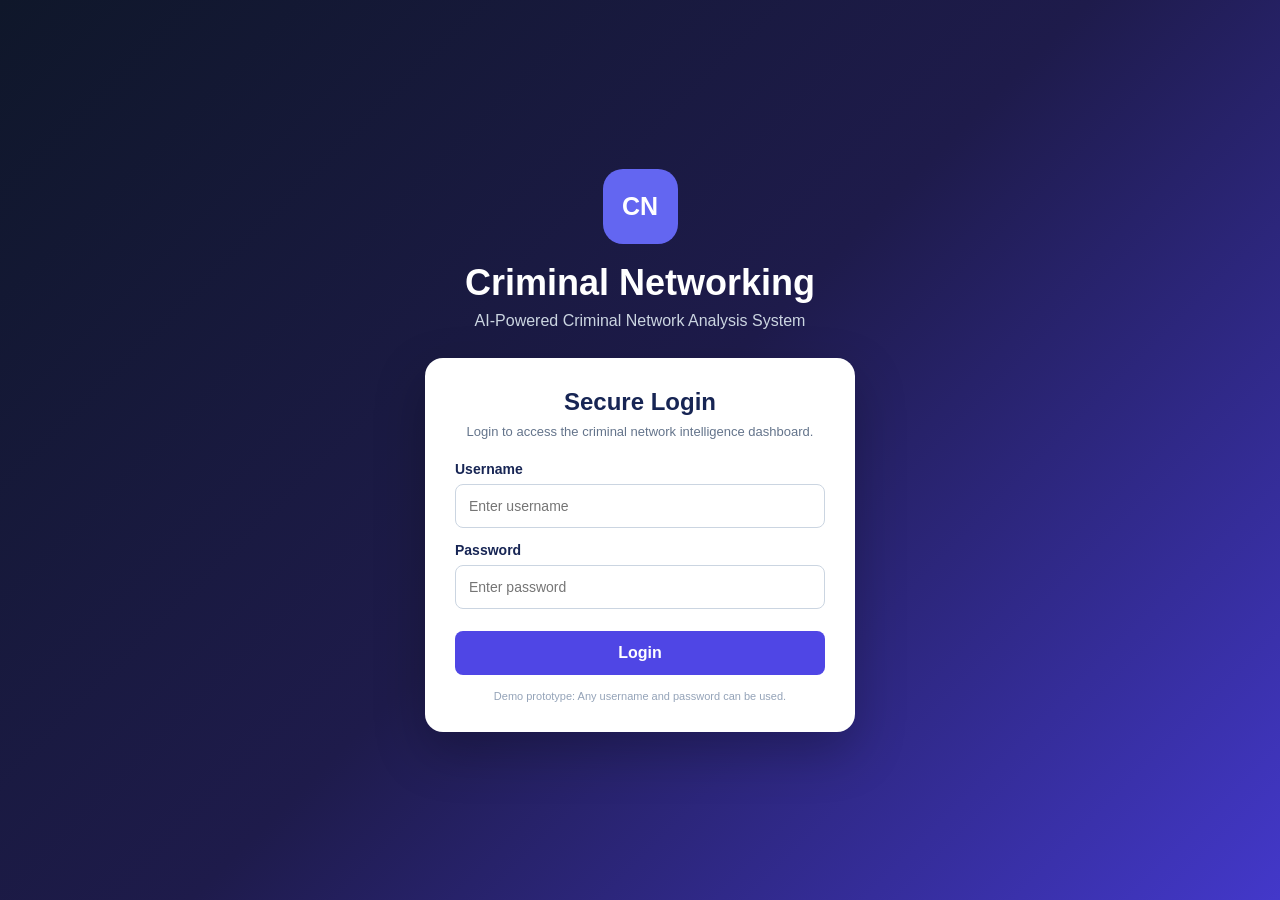
<file: App2/index.html>
<!DOCTYPE html>
<html lang="en">
<head>
    <meta charset="UTF-8">
    <meta name="viewport" content="width=device-width, initial-scale=1.0">
    <title>Criminal Networking - Login</title>

    <link rel="stylesheet" href="style.css">
</head>

<body class="login-page">

    <div class="login-wrapper">

        <div class="login-logo">
            CN
        </div>

        <h1>Criminal Networking</h1>

        <p class="login-subtitle">
            AI-Powered Criminal Network Analysis System
        </p>

        <div class="login-card">

            <h2>Secure Login</h2>

            <p class="login-description">
                Login to access the criminal network intelligence dashboard.
            </p>

            <label for="username">Username</label>

            <input
                type="text"
                id="username"
                placeholder="Enter username"
            >

            <label for="password">Password</label>

            <input
                type="password"
                id="password"
                placeholder="Enter password"
            >

            <button class="login-button" onclick="login()">
                Login
            </button>

            <p id="login-error"></p>

            <div class="demo-text">
                Demo prototype: Any username and password can be used.
            </div>

        </div>

    </div>

    <script src="script.js"></script>

</body>
</html>
</file>
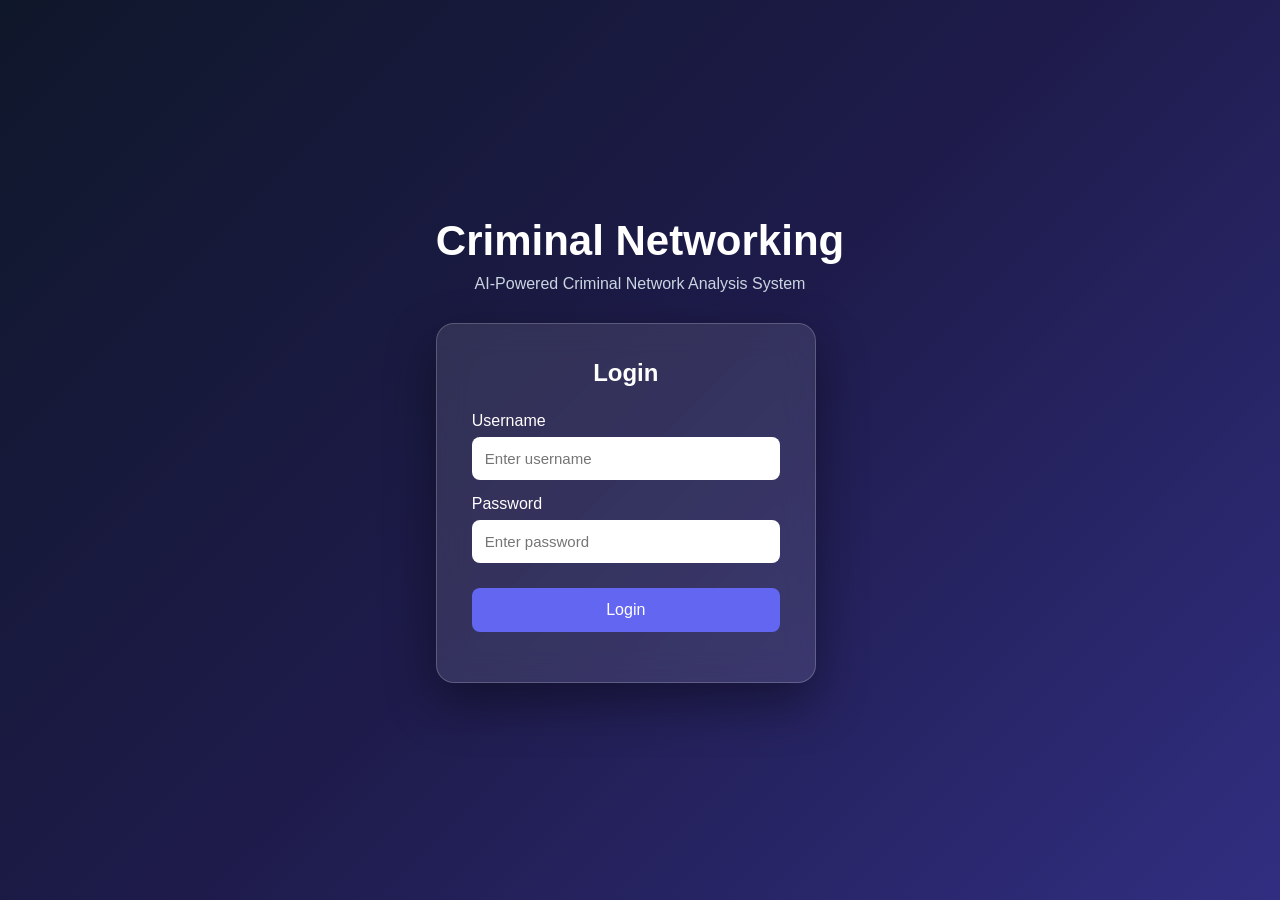
<file: App1/login.html>
<!DOCTYPE html>
<html lang="en">
<head>
    <meta charset="UTF-8">
    <meta name="viewport" content="width=device-width, initial-scale=1.0">
    <title>Criminal Networking - Login</title>
    <link rel="stylesheet" href="login.css">
</head>

<body class="login-body">

    <div class="login-container">

        <h1>Criminal Networking</h1>
        <p class="subtitle">AI-Powered Criminal Network Analysis System</p>

        <div class="login-box">

            <h2>Login</h2>

            <label>Username</label>
            <input type="text" id="username" placeholder="Enter username">

            <label>Password</label>
            <input type="password" id="password" placeholder="Enter password">

            <button onclick="login()">Login</button>

            <p id="error"></p>

        </div>

    </div>

    <script>
        function login() {

            let username = document.getElementById("username").value;
            let password = document.getElementById("password").value;

            if (username !== "" && password !== "") {

                // Open dashboard
                window.location.href = "dashboard.html";

            } else {

                document.getElementById("error").innerText =
                    "Please enter username and password";

            }
        }
    </script>

</body>
</html>
</file>
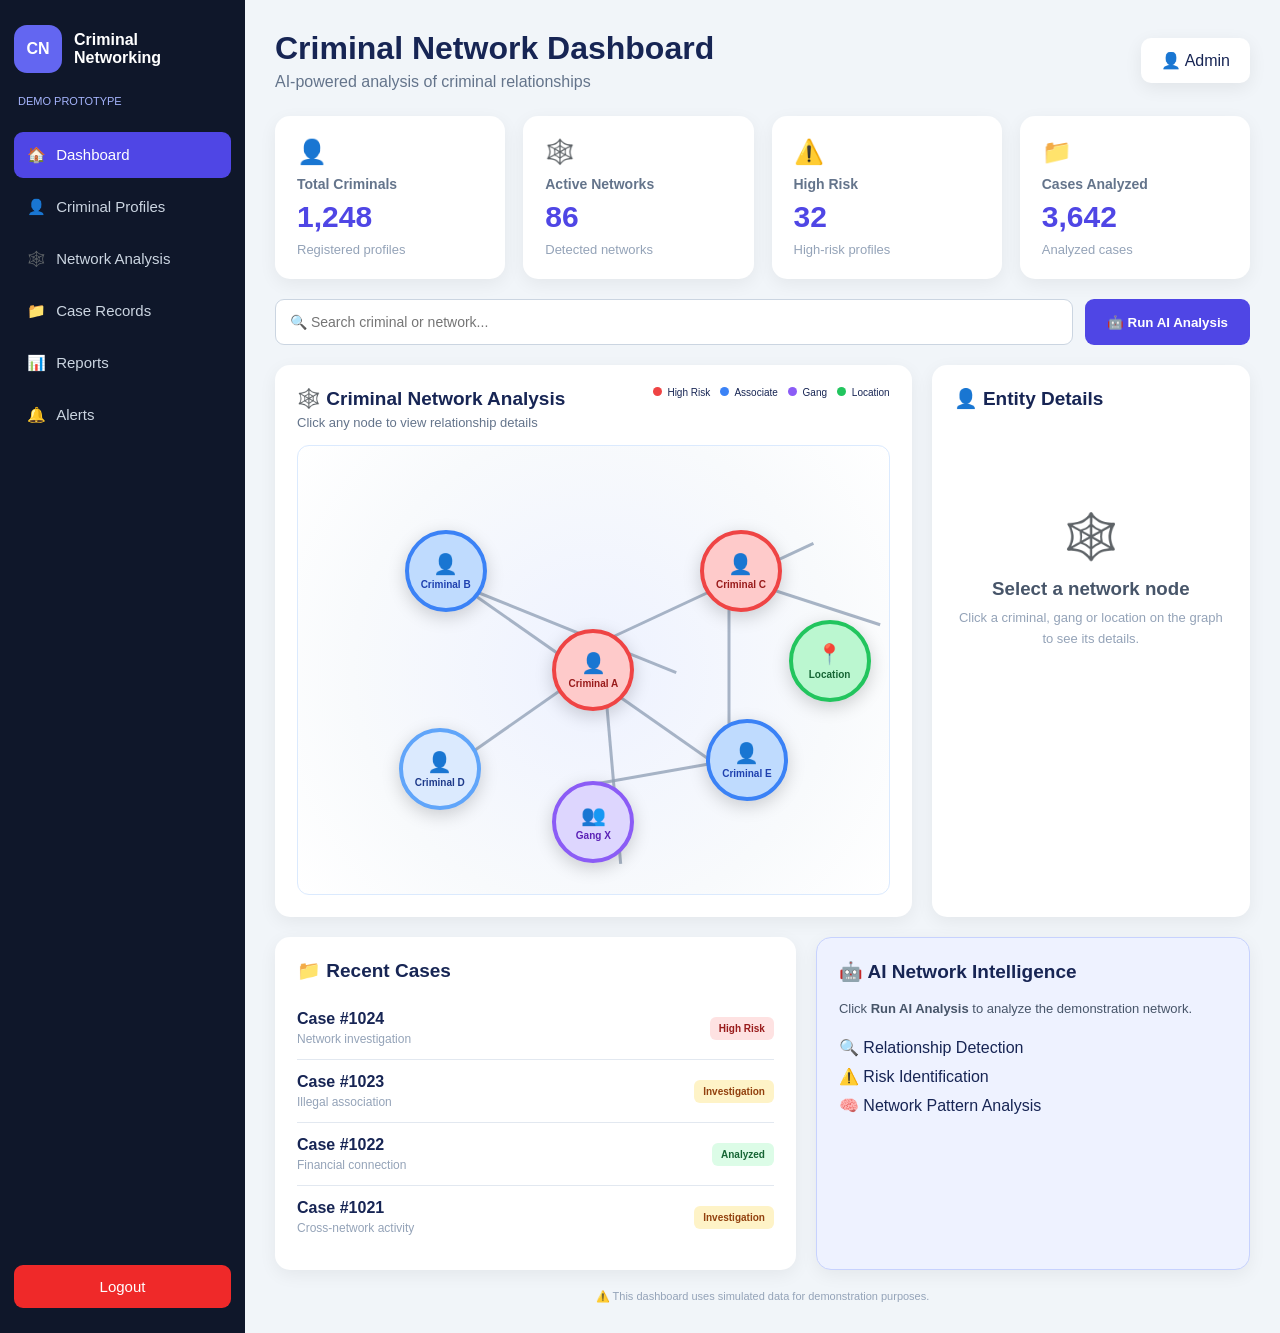
<file: App2/dashboard.html>
<!DOCTYPE html>
<html lang="en">

<head>

    <meta charset="UTF-8">

    <meta name="viewport" content="width=device-width, initial-scale=1.0">

    <title>Criminal Network Dashboard</title>

    <link rel="stylesheet" href="style.css">

</head>

<body>

<div class="dashboard-container">

    <!-- ================= SIDEBAR ================= -->

    <aside class="sidebar">

        <div class="brand">

            <div class="brand-logo">
                CN
            </div>

            <div class="brand-name">
                <strong>Criminal</strong>
                <strong>Networking</strong>
            </div>

        </div>

        <div class="prototype-label">
            DEMO PROTOTYPE
        </div>

        <div class="sidebar-menu active">
            🏠 <span>Dashboard</span>
        </div>

        <div class="sidebar-menu">
            👤 <span>Criminal Profiles</span>
        </div>

        <div class="sidebar-menu">
            🕸️ <span>Network Analysis</span>
        </div>

        <div class="sidebar-menu">
            📁 <span>Case Records</span>
        </div>

        <div class="sidebar-menu">
            📊 <span>Reports</span>
        </div>

        <div class="sidebar-menu">
            🔔 <span>Alerts</span>
        </div>

        <button class="logout-button" onclick="logout()">
            Logout
        </button>

    </aside>


    <!-- ================= MAIN CONTENT ================= -->

    <main class="main-content">


        <!-- HEADER -->

        <header class="dashboard-header">

            <div>

                <h1>Criminal Network Dashboard</h1>

                <p>
                    AI-powered analysis of criminal relationships
                </p>

            </div>

            <div class="admin-box">
                👤 Admin
            </div>

        </header>


        <!-- ================= STATISTICS ================= -->

        <section class="statistics">

            <div class="stat-card">

                <div class="stat-icon">
                    👤
                </div>

                <h3>Total Criminals</h3>

                <h2>1,248</h2>

                <p>Registered profiles</p>

            </div>


            <div class="stat-card">

                <div class="stat-icon">
                    🕸️
                </div>

                <h3>Active Networks</h3>

                <h2>86</h2>

                <p>Detected networks</p>

            </div>


            <div class="stat-card">

                <div class="stat-icon">
                    ⚠️
                </div>

                <h3>High Risk</h3>

                <h2>32</h2>

                <p>High-risk profiles</p>

            </div>


            <div class="stat-card">

                <div class="stat-icon">
                    📁
                </div>

                <h3>Cases Analyzed</h3>

                <h2>3,642</h2>

                <p>Analyzed cases</p>

            </div>

        </section>


        <!-- ================= SEARCH + AI ================= -->

        <section class="action-bar">

            <input
                type="text"
                id="searchInput"
                placeholder="🔍 Search criminal or network..."
                oninput="searchNetwork()"
            >

            <button onclick="runAIAnalysis()">
                🤖 Run AI Analysis
            </button>

        </section>


        <!-- ================= GRAPH + DETAILS ================= -->

        <section class="analysis-layout">


            <!-- NETWORK GRAPH -->

            <div class="network-card">

                <div class="network-header">

                    <div>

                        <h2>🕸️ Criminal Network Analysis</h2>

                        <p>
                            Click any node to view relationship details
                        </p>

                    </div>

                    <div class="legend">

                        <span>
                            <i class="legend-dot high"></i>
                            High Risk
                        </span>

                        <span>
                            <i class="legend-dot medium"></i>
                            Associate
                        </span>

                        <span>
                            <i class="legend-dot gang"></i>
                            Gang
                        </span>

                        <span>
                            <i class="legend-dot location"></i>
                            Location
                        </span>

                    </div>

                </div>


                <!-- GRAPH AREA -->

                <div class="network-graph">


                    <!-- CONNECTIONS -->

                    <div class="connection connection-ab"></div>

                    <div class="connection connection-ac"></div>

                    <div class="connection connection-ad"></div>

                    <div class="connection connection-ce"></div>

                    <div class="connection connection-be"></div>

                    <div class="connection connection-ag"></div>

                    <div class="connection connection-eg"></div>

                    <div class="connection connection-cl"></div>


                    <!-- CENTRAL NODE -->

                    <button
                        class="network-node criminal-high central-node"
                        data-name="Criminal A"
                        onclick="showCriminal('A')"
                    >
                        👤
                        <span>Criminal A</span>
                    </button>


                    <!-- OTHER CRIMINALS -->

                    <button
                        class="network-node criminal-medium node-b"
                        data-name="Criminal B"
                        onclick="showCriminal('B')"
                    >
                        👤
                        <span>Criminal B</span>
                    </button>


                    <button
                        class="network-node criminal-high node-c"
                        data-name="Criminal C"
                        onclick="showCriminal('C')"
                    >
                        👤
                        <span>Criminal C</span>
                    </button>


                    <button
                        class="network-node criminal-low node-d"
                        data-name="Criminal D"
                        onclick="showCriminal('D')"
                    >
                        👤
                        <span>Criminal D</span>
                    </button>


                    <button
                        class="network-node criminal-medium node-e"
                        data-name="Criminal E"
                        onclick="showCriminal('E')"
                    >
                        👤
                        <span>Criminal E</span>
                    </button>


                    <!-- GANG -->

                    <button
                        class="network-node gang-node node-g"
                        data-name="Gang X"
                        onclick="showGang()"
                    >
                        👥
                        <span>Gang X</span>
                    </button>


                    <!-- LOCATION -->

                    <button
                        class="network-node location-node node-l"
                        data-name="Location"
                        onclick="showLocation()"
                    >
                        📍
                        <span>Location</span>
                    </button>

                </div>

            </div>


            <!-- DETAILS -->

            <div class="details-card" id="detailsPanel">

                <h2>👤 Entity Details</h2>

                <div class="details-placeholder">

                    <div class="big-icon">
                        🕸️
                    </div>

                    <h3>Select a network node</h3>

                    <p>
                        Click a criminal, gang or location
                        on the graph to see its details.
                    </p>

                </div>

            </div>

        </section>


        <!-- ================= BOTTOM SECTION ================= -->

        <section class="bottom-layout">


            <!-- RECENT CASES -->

            <div class="cases-card">

                <h2>📁 Recent Cases</h2>

                <div class="case-row">

                    <div>
                        <strong>Case #1024</strong>
                        <p>Network investigation</p>
                    </div>

                    <span class="status high-status">
                        High Risk
                    </span>

                </div>


                <div class="case-row">

                    <div>
                        <strong>Case #1023</strong>
                        <p>Illegal association</p>
                    </div>

                    <span class="status investigation-status">
                        Investigation
                    </span>

                </div>


                <div class="case-row">

                    <div>
                        <strong>Case #1022</strong>
                        <p>Financial connection</p>
                    </div>

                    <span class="status analyzed-status">
                        Analyzed
                    </span>

                </div>


                <div class="case-row">

                    <div>
                        <strong>Case #1021</strong>
                        <p>Cross-network activity</p>
                    </div>

                    <span class="status investigation-status">
                        Investigation
                    </span>

                </div>

            </div>


            <!-- AI PANEL -->

            <div class="ai-card" id="aiPanel">

                <h2>🤖 AI Network Intelligence</h2>

                <p>
                    Click <strong>Run AI Analysis</strong>
                    to analyze the demonstration network.
                </p>

                <div class="ai-features">

                    <div>
                        🔍 Relationship Detection
                    </div>

                    <div>
                        ⚠️ Risk Identification
                    </div>

                    <div>
                        🧠 Network Pattern Analysis
                    </div>

                </div>

            </div>

        </section>


        <footer>

            ⚠️ This dashboard uses simulated data for demonstration purposes.

        </footer>

    </main>

</div>


<script src="script.js"></script>

</body>
</html>
</file>
<file: App2/style.css>
* {
    margin: 0;
    padding: 0;
    box-sizing: border-box;
    font-family: Arial, Helvetica, sans-serif;
}

body {
    background: #f1f5f9;
    color: #172554;
}


/* =====================================================
   LOGIN PAGE
===================================================== */

.login-page {
    min-height: 100vh;
    display: flex;
    justify-content: center;
    align-items: center;

    background: linear-gradient(
        135deg,
        #0f172a,
        #1e1b4b,
        #4338ca
    );
}

.login-wrapper {
    width: 430px;
    text-align: center;
    color: white;
}

.login-logo {
    width: 75px;
    height: 75px;

    margin: 0 auto 18px;

    display: flex;
    justify-content: center;
    align-items: center;

    background: #6366f1;

    border-radius: 20px;

    font-size: 25px;
    font-weight: bold;
}

.login-wrapper h1 {
    font-size: 36px;
    margin-bottom: 8px;
}

.login-subtitle {
    color: #cbd5e1;
    margin-bottom: 28px;
}

.login-card {
    background: white;
    color: #172554;

    padding: 30px;

    border-radius: 18px;

    text-align: left;

    box-shadow: 0 20px 50px rgba(0, 0, 0, 0.25);
}

.login-card h2 {
    text-align: center;
    margin-bottom: 8px;
}

.login-description {
    text-align: center;
    color: #64748b;
    font-size: 13px;
    margin-bottom: 22px;
}

.login-card label {
    display: block;
    margin-top: 14px;
    margin-bottom: 7px;
    font-weight: bold;
    font-size: 14px;
}

.login-card input {
    width: 100%;
    padding: 13px;

    border: 1px solid #cbd5e1;
    border-radius: 8px;

    outline: none;

    font-size: 14px;
}

.login-card input:focus {
    border-color: #6366f1;
}

.login-button {
    width: 100%;

    margin-top: 22px;

    padding: 13px;

    border: none;
    border-radius: 8px;

    background: #4f46e5;

    color: white;

    font-size: 16px;
    font-weight: bold;

    cursor: pointer;
}

.login-button:hover {
    background: #4338ca;
}

#login-error {
    color: #dc2626;
    text-align: center;
    margin-top: 12px;
    font-size: 13px;
}

.demo-text {
    text-align: center;
    margin-top: 15px;

    color: #94a3b8;

    font-size: 11px;
}


/* =====================================================
   DASHBOARD
===================================================== */

.dashboard-container {
    min-height: 100vh;
    display: flex;
}


/* =====================================================
   SIDEBAR
===================================================== */

.sidebar {
    width: 245px;
    min-height: 100vh;

    background: #0f172a;

    padding: 25px 14px;

    color: white;

    display: flex;
    flex-direction: column;
}

.brand {
    display: flex;
    align-items: center;
    gap: 12px;

    margin-bottom: 18px;
}

.brand-logo {
    width: 48px;
    height: 48px;

    display: flex;
    justify-content: center;
    align-items: center;

    background: #6366f1;

    border-radius: 13px;

    font-weight: bold;
}

.brand-name {
    display: flex;
    flex-direction: column;

    font-size: 16px;
}

.prototype-label {
    color: #a5b4fc;
    font-size: 11px;

    margin: 4px 0 22px 4px;
}

.sidebar-menu {
    padding: 14px 13px;

    margin: 3px 0;

    border-radius: 9px;

    color: #cbd5e1;

    cursor: pointer;

    font-size: 15px;
}

.sidebar-menu:hover {
    background: #312e81;
    color: white;
}

.sidebar-menu.active {
    background: #4f46e5;
    color: white;
}

.sidebar-menu span {
    margin-left: 6px;
}

.logout-button {
    margin-top: auto;

    padding: 13px;

    border: none;
    border-radius: 9px;

    background: #ef2929;

    color: white;

    font-size: 15px;

    cursor: pointer;
}

.logout-button:hover {
    background: #dc2626;
}


/* =====================================================
   MAIN
===================================================== */

.main-content {
    flex: 1;

    padding: 30px;

    overflow-x: hidden;
}

.dashboard-header {
    display: flex;
    justify-content: space-between;
    align-items: center;

    margin-bottom: 25px;
}

.dashboard-header h1 {
    font-size: 32px;
}

.dashboard-header p {
    color: #64748b;
    margin-top: 6px;
}

.admin-box {
    background: white;

    padding: 13px 20px;

    border-radius: 10px;

    box-shadow: 0 5px 18px rgba(0, 0, 0, 0.07);
}


/* =====================================================
   STATISTICS
===================================================== */

.statistics {
    display: grid;

    grid-template-columns: repeat(4, 1fr);

    gap: 18px;

    margin-bottom: 20px;
}

.stat-card {
    background: white;

    padding: 22px;

    border-radius: 15px;

    box-shadow: 0 5px 18px rgba(0, 0, 0, 0.06);
}

.stat-icon {
    font-size: 24px;
    margin-bottom: 10px;
}

.stat-card h3 {
    color: #64748b;
    font-size: 14px;
}

.stat-card h2 {
    color: #4f46e5;
    font-size: 30px;

    margin: 8px 0;
}

.stat-card p {
    color: #94a3b8;
    font-size: 13px;
}


/* =====================================================
   SEARCH / AI
===================================================== */

.action-bar {
    display: flex;
    gap: 12px;

    margin-bottom: 20px;
}

.action-bar input {
    flex: 1;

    padding: 14px;

    border: 1px solid #cbd5e1;

    border-radius: 9px;

    outline: none;

    font-size: 14px;
}

.action-bar input:focus {
    border-color: #6366f1;
}

.action-bar button {
    padding: 14px 22px;

    border: none;
    border-radius: 9px;

    background: #4f46e5;

    color: white;

    font-weight: bold;

    cursor: pointer;
}

.action-bar button:hover {
    background: #4338ca;
}


/* =====================================================
   NETWORK SECTION
===================================================== */

.analysis-layout {
    display: grid;

    grid-template-columns: 2fr 1fr;

    gap: 20px;
}

.network-card,
.details-card,
.cases-card,
.ai-card {
    background: white;

    border-radius: 15px;

    padding: 22px;

    box-shadow: 0 5px 18px rgba(0, 0, 0, 0.06);
}

.network-header {
    display: flex;

    justify-content: space-between;

    align-items: flex-start;

    margin-bottom: 15px;
}

.network-header h2 {
    font-size: 19px;
}

.network-header p {
    color: #64748b;

    font-size: 13px;

    margin-top: 5px;
}


/* LEGEND */

.legend {
    display: flex;

    gap: 10px;

    flex-wrap: wrap;

    font-size: 10px;
}

.legend-dot {
    display: inline-block;

    width: 9px;
    height: 9px;

    border-radius: 50%;

    margin-right: 3px;
}

.legend-dot.high {
    background: #ef4444;
}

.legend-dot.medium {
    background: #3b82f6;
}

.legend-dot.gang {
    background: #8b5cf6;
}

.legend-dot.location {
    background: #22c55e;
}


/* =====================================================
   GRAPH
===================================================== */

.network-graph {
    position: relative;

    height: 450px;

    overflow: hidden;

    border-radius: 12px;

    border: 1px solid #dbeafe;

    background:
        radial-gradient(
            circle at center,
            #eef2ff 0%,
            #f8fafc 65%,
            #ffffff 100%
        );
}


/* CONNECTION LINES */

.connection {
    position: absolute;

    height: 3px;

    background: #94a3b8;

    transform-origin: left center;

    z-index: 1;

    opacity: 0.8;
}


/* A-B */

.connection-ab {
    width: 230px;
    left: 28%;
    top: 31%;

    transform: rotate(22deg);
}


/* A-C */

.connection-ac {
    width: 230px;
    left: 52%;
    top: 43%;

    transform: rotate(-25deg);
}


/* A-D */

.connection-ad {
    width: 220px;
    left: 50%;
    top: 49%;

    transform: rotate(145deg);
}


/* C-E */

.connection-ce {
    width: 190px;
    left: 73%;
    top: 33%;

    transform: rotate(90deg);
}


/* B-E */

.connection-be {
    width: 310px;
    left: 30%;
    top: 33%;

    transform: rotate(35deg);
}


/* A-G */

.connection-ag {
    width: 180px;
    left: 52%;
    top: 53%;

    transform: rotate(85deg);
}


/* E-G */

.connection-eg {
    width: 150px;
    left: 72%;
    top: 70%;

    transform: rotate(170deg);
}


/* C-LOCATION */

.connection-cl {
    width: 140px;
    left: 76%;
    top: 30%;

    transform: rotate(18deg);
}


/* =====================================================
   NODES
===================================================== */

.network-node {
    position: absolute;

    width: 82px;
    height: 82px;

    border-radius: 50%;

    border: 4px solid white;

    z-index: 5;

    transform: translate(-50%, -50%);

    box-shadow:
        0 5px 18px rgba(0, 0, 0, 0.18);

    cursor: pointer;

    font-size: 20px;

    transition: 0.25s;
}

.network-node:hover {
    transform:
        translate(-50%, -50%)
        scale(1.15);
}

.network-node span {
    display: block;

    font-size: 10px;

    font-weight: bold;

    margin-top: 3px;
}


/* CENTRAL */

.central-node {
    left: 50%;
    top: 50%;
}


/* POSITIONS */

.node-b {
    left: 25%;
    top: 28%;
}

.node-c {
    left: 75%;
    top: 28%;
}

.node-d {
    left: 24%;
    top: 72%;
}

.node-e {
    left: 76%;
    top: 70%;
}

.node-g {
    left: 50%;
    top: 84%;
}

.node-l {
    left: 90%;
    top: 48%;
}


/* RISK COLORS */

.criminal-high {
    background: #fecaca;

    border-color: #ef4444;

    color: #991b1b;
}

.criminal-medium {
    background: #bfdbfe;

    border-color: #3b82f6;

    color: #1e40af;
}

.criminal-low {
    background: #dbeafe;

    border-color: #60a5fa;

    color: #1e3a8a;
}

.gang-node {
    background: #ddd6fe;

    border-color: #8b5cf6;

    color: #5b21b6;
}

.location-node {
    background: #bbf7d0;

    border-color: #22c55e;

    color: #166534;
}


/* =====================================================
   DETAILS
===================================================== */

.details-card {
    min-height: 450px;
}

.details-card > h2 {
    font-size: 19px;

    margin-bottom: 25px;
}

.details-placeholder {
    text-align: center;

    margin-top: 100px;

    color: #94a3b8;
}

.big-icon {
    font-size: 45px;

    margin-bottom: 15px;
}

.details-placeholder h3 {
    color: #475569;

    margin-bottom: 8px;
}

.details-placeholder p {
    line-height: 1.6;

    font-size: 13px;
}


/* PROFILE */

.profile-header {
    display: flex;

    align-items: center;

    gap: 15px;
}

.profile-avatar {
    width: 62px;
    height: 62px;

    border-radius: 50%;

    display: flex;

    justify-content: center;
    align-items: center;

    font-size: 27px;

    background: #fee2e2;
}

.profile-header h2 {
    font-size: 20px;
}

.risk-label {
    display: inline-block;

    padding: 5px 8px;

    margin-top: 5px;

    border-radius: 5px;

    font-size: 10px;

    font-weight: bold;
}

.risk-high {
    background: #fee2e2;
    color: #991b1b;
}

.risk-medium {
    background: #dbeafe;
    color: #1e40af;
}

.risk-low {
    background: #dcfce7;
    color: #166534;
}

.detail-stats {
    display: grid;

    grid-template-columns: repeat(3, 1fr);

    gap: 8px;

    margin-top: 25px;
}

.detail-stat {
    background: #f8fafc;

    padding: 12px;

    border-radius: 8px;
}

.detail-stat small {
    color: #64748b;
}

.detail-stat strong {
    display: block;

    margin-top: 5px;

    font-size: 15px;
}

.connection-info {
    margin-top: 25px;
}

.connection-info h3 {
    font-size: 15px;

    margin-bottom: 8px;
}

.connection-info p {
    color: #64748b;

    font-size: 13px;

    line-height: 1.7;
}


/* =====================================================
   BOTTOM
===================================================== */

.bottom-layout {
    display: grid;

    grid-template-columns: 1.2fr 1fr;

    gap: 20px;

    margin-top: 20px;
}

.cases-card h2,
.ai-card h2 {
    font-size: 19px;

    margin-bottom: 15px;
}

.case-row {
    display: flex;

    justify-content: space-between;

    align-items: center;

    padding: 13px 0;

    border-bottom: 1px solid #e2e8f0;
}

.case-row:last-child {
    border-bottom: none;
}

.case-row p {
    color: #94a3b8;

    font-size: 12px;

    margin-top: 4px;
}

.status {
    padding: 6px 9px;

    border-radius: 6px;

    font-size: 10px;

    font-weight: bold;
}

.high-status {
    background: #fee2e2;
    color: #991b1b;
}

.investigation-status {
    background: #fef3c7;
    color: #92400e;
}

.analyzed-status {
    background: #dcfce7;
    color: #166534;
}


/* AI */

.ai-card {
    background: #eef2ff;

    border: 1px solid #c7d2fe;
}

.ai-card p {
    color: #475569;

    font-size: 13px;

    line-height: 1.7;
}

.ai-features {
    margin-top: 18px;

    display: flex;

    flex-direction: column;

    gap: 10px;
}

.ai-feature {
    background: white;

    padding: 10px;

    border-radius: 8px;

    font-size: 12px;
}


/* AI RESULT */

.ai-result {
    margin-top: 15px;

    padding: 14px;

    background: white;

    border-radius: 9px;

    border-left: 4px solid #4f46e5;
}

.ai-result strong {
    color: #4f46e5;
}


/* FOOTER */

footer {
    text-align: center;

    color: #94a3b8;

    font-size: 11px;

    margin-top: 20px;
}


/* =====================================================
   RESPONSIVE
===================================================== */

@media (max-width: 1100px) {

    .statistics {
        grid-template-columns: repeat(2, 1fr);
    }

    .analysis-layout,
    .bottom-layout {
        grid-template-columns: 1fr;
    }

}


@media (max-width: 750px) {

    .sidebar {
        display: none;
    }

    .main-content {
        padding: 15px;
    }

    .statistics {
        grid-template-columns: 1fr;
    }

    .dashboard-header {
        flex-direction: column;
        align-items: flex-start;
        gap: 15px;
    }

    .action-bar {
        flex-direction: column;
    }

    .network-header {
        flex-direction: column;
        gap: 15px;
    }

    .network-graph {
        height: 400px;
    }

}
</file>
<file: App1/login.css>
* {
    margin: 0;
    padding: 0;
    box-sizing: border-box;
    font-family: Arial, sans-serif;
}


/* ================= LOGIN PAGE ================= */

.login-body {

    min-height: 100vh;

    display: flex;
    justify-content: center;
    align-items: center;

    background:
        linear-gradient(135deg, #0f172a, #1e1b4b, #312e81);

    color: white;
}


.login-container {
    text-align: center;
}


.login-container h1 {

    font-size: 42px;
    margin-bottom: 10px;

}


.subtitle {

    color: #cbd5e1;
    margin-bottom: 30px;

}


.login-box {

    width: 380px;

    padding: 35px;

    background: rgba(255,255,255,0.1);

    border: 1px solid rgba(255,255,255,0.2);

    border-radius: 18px;

    backdrop-filter: blur(15px);

    box-shadow: 0 20px 50px rgba(0,0,0,0.4);

    text-align: left;

}


.login-box h2 {

    text-align: center;
    margin-bottom: 25px;

}


.login-box label {

    display: block;

    margin-top: 15px;
    margin-bottom: 7px;

}


.login-box input {

    width: 100%;

    padding: 13px;

    border: none;

    border-radius: 8px;

    outline: none;

    font-size: 15px;

}


.login-box button {

    width: 100%;

    padding: 13px;

    margin-top: 25px;

    border: none;

    border-radius: 8px;

    background: #6366f1;

    color: white;

    font-size: 16px;

    cursor: pointer;

}


.login-box button:hover {

    background: #4f46e5;

}


#error {

    color: #fca5a5;

    text-align: center;

    margin-top: 15px;

}


/* ================= DASHBOARD ================= */

body {

    background: #f1f5f9;

    color: #1e293b;

}


.dashboard {

    display: flex;

    min-height: 100vh;

}


/* Sidebar */

.sidebar {

    width: 240px;

    background: #111827;

    color: white;

    padding: 25px 15px;

    display: flex;

    flex-direction: column;

}


.sidebar h2 {

    text-align: center;

    line-height: 1.3;

    margin-bottom: 35px;

}


.menu {

    padding: 14px 18px;

    margin: 5px 0;

    border-radius: 8px;

    cursor: pointer;

    color: #cbd5e1;

}


.menu:hover,
.menu.active {

    background: #4f46e5;

    color: white;

}


.logout {

    margin-top: auto;

    padding: 12px;

    border: none;

    border-radius: 8px;

    background: #dc2626;

    color: white;

    cursor: pointer;

}


/* Main */

.main-content {

    flex: 1;

    padding: 30px;

}


.top-bar {

    display: flex;

    justify-content: space-between;

    align-items: center;

    margin-bottom: 30px;

}


.top-bar h1 {

    font-size: 32px;

}


.top-bar p {

    color: #64748b;

    margin-top: 5px;

}


.admin {

    background: white;

    padding: 12px 18px;

    border-radius: 10px;

    box-shadow: 0 3px 10px rgba(0,0,0,0.08);

}


/* Cards */

.cards {

    display: grid;

    grid-template-columns: repeat(4, 1fr);

    gap: 20px;

    margin-bottom: 25px;

}


.card {

    background: white;

    padding: 22px;

    border-radius: 14px;

    box-shadow: 0 4px 15px rgba(0,0,0,0.07);

}


.card h3 {

    color: #64748b;

    font-size: 15px;

}


.card h2 {

    font-size: 30px;

    margin: 12px 0;

    color: #4f46e5;

}


.card p {

    color: #94a3b8;

}


/* Panels */

.content-grid {

    display: grid;

    grid-template-columns: 2fr 1fr;

    gap: 20px;

}


.panel {

    background: white;

    padding: 25px;

    border-radius: 14px;

    box-shadow: 0 4px 15px rgba(0,0,0,0.07);

}


.panel h2 {

    margin-bottom: 25px;

}


/* Network */

.network {

    min-height: 250px;

    display: flex;

    justify-content: center;

    align-items: center;

    gap: 25px;

    flex-wrap: wrap;

}


.person {

    padding: 20px;

    border-radius: 50%;

    background: #dbeafe;

    color: #1e40af;

    font-size: 12px;

    font-weight: bold;

    text-align: center;

}


.main-person {

    background: #fee2e2;

    color: #991b1b;

    border: 3px solid #ef4444;

}


/* Cases */

.case {

    display: flex;

    justify-content: space-between;

    align-items: center;

    padding: 15px 0;

    border-bottom: 1px solid #e2e8f0;

}


.case span {

    font-size: 12px;

    background: #fef3c7;

    color: #92400e;

    padding: 6px 9px;

    border-radius: 6px;

}


/* AI */

.ai-box {

    margin-top: 25px;

    background: #eef2ff;

    border: 1px solid #c7d2fe;

    padding: 25px;

    border-radius: 14px;

}


.ai-box h2 {

    color: #3730a3;

    margin-bottom: 10px;

}


.ai-box p {

    color: #475569;

    line-height: 1.6;

}


.ai-box button {

    margin-top: 15px;

    padding: 11px 20px;

    border: none;

    border-radius: 8px;

    background: #4f46e5;

    color: white;

    cursor: pointer;

}


/* Responsive */

@media (max-width: 900px) {

    .cards {

        grid-template-columns: repeat(2, 1fr);

    }

    .content-grid {

        grid-template-columns: 1fr;

    }

}


@media (max-width: 600px) {

    .sidebar {

        display: none;

    }

    .cards {

        grid-template-columns: 1fr;

    }

    .login-box {

        width: 90vw;

    }

}
</file>
